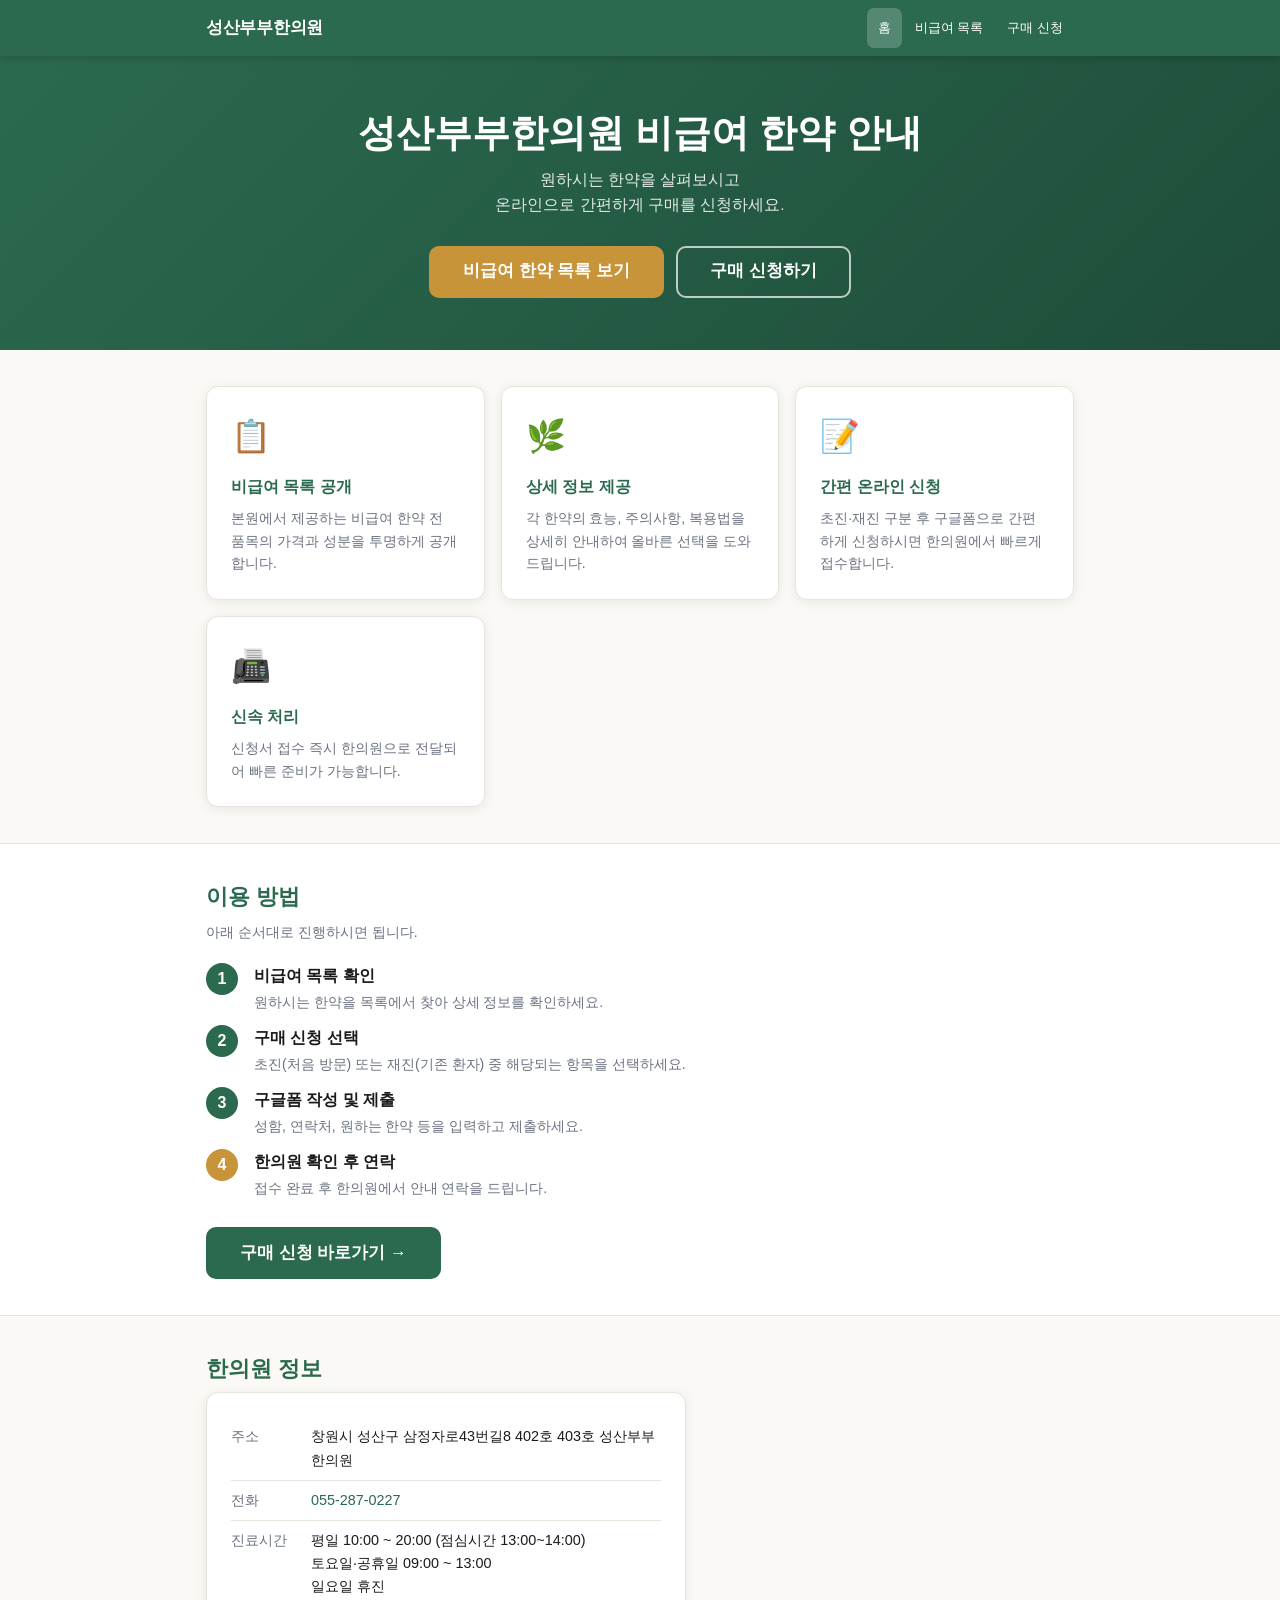
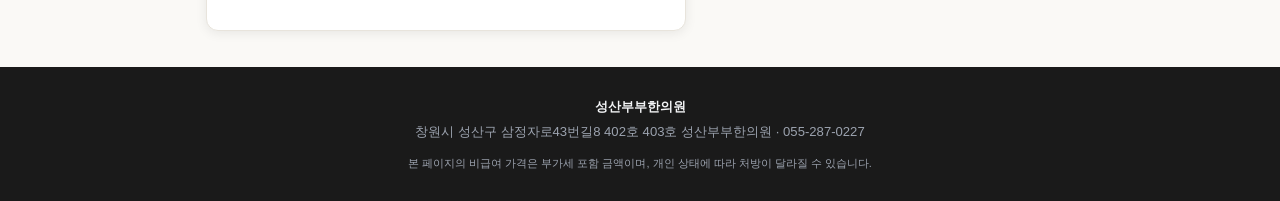
<file: index.html>
<!DOCTYPE html>
<html lang="ko">
<head>
  <meta charset="UTF-8">
  <meta name="viewport" content="width=device-width, initial-scale=1.0">
  <title>성산부부한의원 비급여 한약 비대면 처방</title>
  <meta name="description" content="성산부부한의원 비급여 한약 목록 및 비대면 처방 신청. 공진단·경옥고·다이어트 한약 등 다양한 비급여 한약을 투명하게 공개합니다.">
  <meta property="og:title" content="성산부부한의원 비급여 한약 비대면 처방">
  <meta property="og:description" content="비급여 한약 목록 및 가격 공개 · 초진·재진 온라인 신청 · 창원 성산구">
  <meta property="og:type" content="website">
  <meta property="og:url" content="https://youbearar-cmd.github.io/ssbubupage/">
  <meta property="og:locale" content="ko_KR">
  <link rel="stylesheet" href="style.css">
  <script src="data.js"></script>
</head>
<body>

<header class="site-header">
  <div class="container">
    <span class="logo" id="clinic-name-header">한의원</span>
    <nav>
      <a href="index.html" class="active">홈</a>
      <a href="medicines.html">비급여 목록</a>
      <a href="order.html">구매 신청</a>
    </nav>
  </div>
</header>

<!-- Hero -->
<section class="hero">
  <h1 id="clinic-name-hero">비급여 한약 안내</h1>
  <p>원하시는 한약을 살펴보시고<br>온라인으로 간편하게 구매를 신청하세요.</p>
  <div class="hero-actions">
    <a href="medicines.html" class="btn btn-gold btn-lg">비급여 한약 목록 보기</a>
    <a href="order.html" class="btn btn-outline btn-lg">구매 신청하기</a>
  </div>
</section>

<!-- 안내 섹션 -->
<section class="section">
  <div class="container">
    <div class="home-features-grid" style="display:grid; grid-template-columns: repeat(auto-fill, minmax(240px,1fr)); gap:16px;">

      <div class="card" style="padding:24px;">
        <div style="font-size:2rem; margin-bottom:12px;">📋</div>
        <h3 style="font-size:1rem; font-weight:700; margin-bottom:8px; color:var(--green);">비급여 목록 공개</h3>
        <p style="font-size:0.875rem; color:var(--muted);">본원에서 제공하는 비급여 한약 전 품목의 가격과 성분을 투명하게 공개합니다.</p>
      </div>

      <div class="card" style="padding:24px;">
        <div style="font-size:2rem; margin-bottom:12px;">🌿</div>
        <h3 style="font-size:1rem; font-weight:700; margin-bottom:8px; color:var(--green);">상세 정보 제공</h3>
        <p style="font-size:0.875rem; color:var(--muted);">각 한약의 효능, 주의사항, 복용법을 상세히 안내하여 올바른 선택을 도와드립니다.</p>
      </div>

      <div class="card" style="padding:24px;">
        <div style="font-size:2rem; margin-bottom:12px;">📝</div>
        <h3 style="font-size:1rem; font-weight:700; margin-bottom:8px; color:var(--green);">간편 온라인 신청</h3>
        <p style="font-size:0.875rem; color:var(--muted);">초진·재진 구분 후 구글폼으로 간편하게 신청하시면 한의원에서 빠르게 접수합니다.</p>
      </div>

      <div class="card" style="padding:24px;">
        <div style="font-size:2rem; margin-bottom:12px;">📠</div>
        <h3 style="font-size:1rem; font-weight:700; margin-bottom:8px; color:var(--green);">신속 처리</h3>
        <p style="font-size:0.875rem; color:var(--muted);">신청서 접수 즉시 한의원으로 전달되어 빠른 준비가 가능합니다.</p>
      </div>

    </div>
  </div>
</section>

<!-- 이용 방법 -->
<section class="section" style="background:var(--surface); border-top:1px solid var(--border); border-bottom:1px solid var(--border);">
  <div class="container">
    <h2 class="section-title">이용 방법</h2>
    <p class="section-subtitle">아래 순서대로 진행하시면 됩니다.</p>

    <div style="display:flex; flex-direction:column; gap:12px; max-width:560px;">
      <div style="display:flex; align-items:flex-start; gap:16px;">
        <div style="width:32px; height:32px; border-radius:50%; background:var(--green); color:#fff; display:flex; align-items:center; justify-content:center; font-weight:700; flex-shrink:0;">1</div>
        <div>
          <strong>비급여 목록 확인</strong>
          <p style="font-size:0.875rem; color:var(--muted); margin-top:2px;">원하시는 한약을 목록에서 찾아 상세 정보를 확인하세요.</p>
        </div>
      </div>
      <div style="display:flex; align-items:flex-start; gap:16px;">
        <div style="width:32px; height:32px; border-radius:50%; background:var(--green); color:#fff; display:flex; align-items:center; justify-content:center; font-weight:700; flex-shrink:0;">2</div>
        <div>
          <strong>구매 신청 선택</strong>
          <p style="font-size:0.875rem; color:var(--muted); margin-top:2px;">초진(처음 방문) 또는 재진(기존 환자) 중 해당되는 항목을 선택하세요.</p>
        </div>
      </div>
      <div style="display:flex; align-items:flex-start; gap:16px;">
        <div style="width:32px; height:32px; border-radius:50%; background:var(--green); color:#fff; display:flex; align-items:center; justify-content:center; font-weight:700; flex-shrink:0;">3</div>
        <div>
          <strong>구글폼 작성 및 제출</strong>
          <p style="font-size:0.875rem; color:var(--muted); margin-top:2px;">성함, 연락처, 원하는 한약 등을 입력하고 제출하세요.</p>
        </div>
      </div>
      <div style="display:flex; align-items:flex-start; gap:16px;">
        <div style="width:32px; height:32px; border-radius:50%; background:var(--gold); color:#fff; display:flex; align-items:center; justify-content:center; font-weight:700; flex-shrink:0;">4</div>
        <div>
          <strong>한의원 확인 후 연락</strong>
          <p style="font-size:0.875rem; color:var(--muted); margin-top:2px;">접수 완료 후 한의원에서 안내 연락을 드립니다.</p>
        </div>
      </div>
    </div>

    <div style="margin-top:28px;">
      <a href="order.html" class="btn btn-green btn-lg">구매 신청 바로가기 →</a>
    </div>
  </div>
</section>

<!-- 한의원 정보 -->
<section class="section">
  <div class="container">
    <h2 class="section-title">한의원 정보</h2>
    <div class="card" style="padding:24px; max-width:480px;">
      <table style="width:100%; border-collapse:collapse; font-size:0.9rem;">
        <tr>
          <td style="padding:8px 0; color:var(--muted); width:80px; vertical-align:top;">주소</td>
          <td id="info-address" style="padding:8px 0; font-weight:500;"></td>
        </tr>
        <tr style="border-top:1px solid var(--border);">
          <td style="padding:8px 0; color:var(--muted); vertical-align:top;">전화</td>
          <td style="padding:8px 0; font-weight:500;"><a id="info-phone" href="#" style="color:var(--green);"></a></td>
        </tr>
        <tr style="border-top:1px solid var(--border);">
          <td style="padding:8px 0; color:var(--muted); vertical-align:top;">진료시간</td>
          <td id="info-hours" style="padding:8px 0; font-weight:500; line-height:1.6;"></td>
        </tr>
      </table>
    </div>
  </div>
</section>

<footer class="site-footer">
  <div class="container">
    <strong id="footer-name"></strong><br>
    <span id="footer-address"></span> · <span id="footer-phone"></span><br>
    <small style="margin-top:8px; display:block;">본 페이지의 비급여 가격은 부가세 포함 금액이며, 개인 상태에 따라 처방이 달라질 수 있습니다.</small>
  </div>
</footer>

<script>
  document.getElementById('clinic-name-header').textContent = CLINIC_INFO.name;
  document.getElementById('clinic-name-hero').textContent = CLINIC_INFO.name + ' 비급여 한약 안내';
  document.getElementById('info-address').textContent = CLINIC_INFO.address;
  var phoneEl = document.getElementById('info-phone');
  phoneEl.textContent = CLINIC_INFO.phone;
  phoneEl.href = 'tel:' + CLINIC_INFO.phone.replace(/-/g,'');
  document.getElementById('info-hours').innerHTML = CLINIC_INFO.hours.replace(/\//g, '<br>');
  document.getElementById('footer-name').textContent = CLINIC_INFO.name;
  document.getElementById('footer-address').textContent = CLINIC_INFO.address;
  document.getElementById('footer-phone').textContent = CLINIC_INFO.phone;
</script>
</body>
</html>
</file>
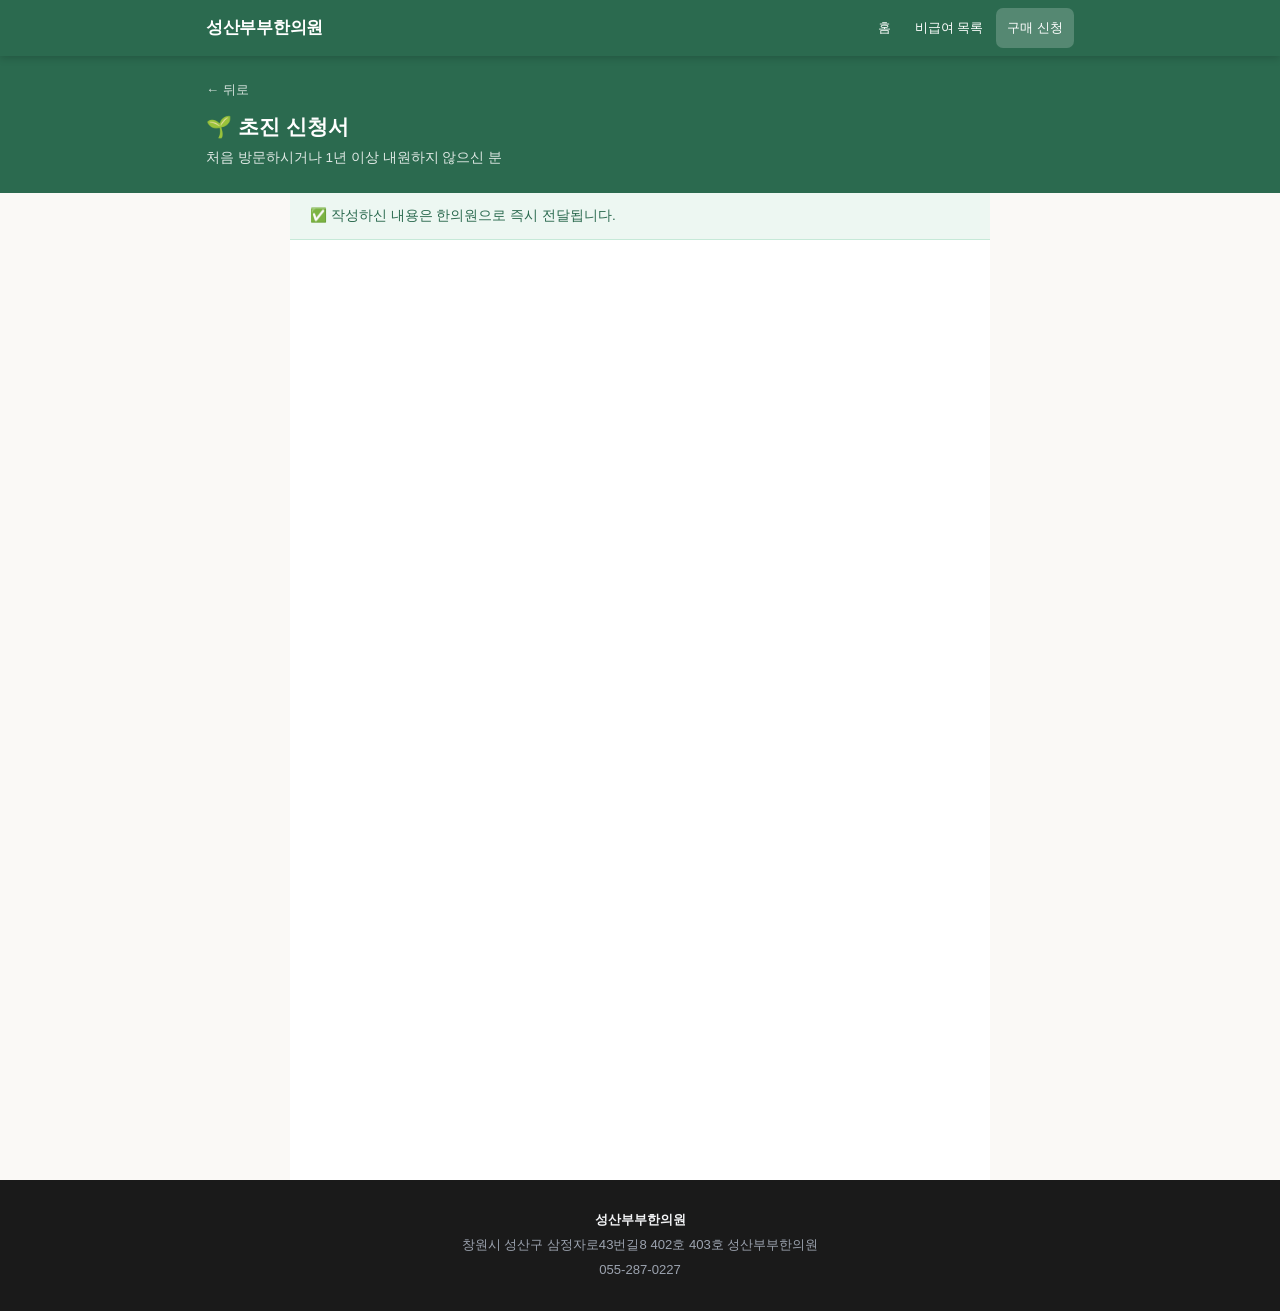
<file: form-first.html>
<!DOCTYPE html>
<html lang="ko">
<head>
  <meta charset="UTF-8">
  <meta name="viewport" content="width=device-width, initial-scale=1.0">
  <title>초진 신청 | 성산부부한의원 비대면 처방</title>
  <link rel="stylesheet" href="style.css">
  <script src="data.js"></script>
  <style>
    .form-wrap {
      background: #fff;
      max-width: 700px;
      margin: 0 auto;
      padding: 0 0 40px;
    }
    .form-info-bar {
      background: #EDF7F2;
      border-bottom: 1px solid #C6E9D8;
      padding: 12px 20px;
      font-size: 0.85rem;
      color: var(--green);
      display: flex;
      align-items: center;
      gap: 8px;
    }
    .google-form-iframe {
      width: 100%;
      min-height: 100vh;
      border: none;
      display: block;
    }
    /* 로딩 중 스피너 */
    .iframe-loader {
      display: flex;
      flex-direction: column;
      align-items: center;
      justify-content: center;
      padding: 60px 20px;
      gap: 16px;
      color: var(--muted);
      font-size: 0.9rem;
    }
    .loader-ring {
      width: 40px; height: 40px;
      border: 3px solid var(--border);
      border-top-color: var(--green);
      border-radius: 50%;
      animation: spin 0.8s linear infinite;
    }
    @keyframes spin { to { transform: rotate(360deg); } }
  </style>
</head>
<body>

<header class="site-header">
  <div class="container">
    <a href="index.html" class="logo" id="clinic-name-header">한의원</a>
    <nav>
      <a href="index.html">홈</a>
      <a href="medicines.html">비급여 목록</a>
      <a href="order.html" class="active">구매 신청</a>
    </nav>
  </div>
</header>

<div style="background:var(--green); color:#fff; padding:20px 16px 24px;">
  <div class="container">
    <a href="order.html" style="font-size:0.82rem; opacity:0.8; display:inline-flex; align-items:center; gap:4px; margin-bottom:10px;">
      ← 뒤로
    </a>
    <h1 style="font-size:1.3rem; font-weight:700; display:flex; align-items:center; gap:8px;">
      🌱 초진 신청서
    </h1>
    <p style="opacity:0.85; font-size:0.85rem; margin-top:4px;">
      처음 방문하시거나 1년 이상 내원하지 않으신 분
    </p>
  </div>
</div>

<div class="form-wrap">
  <div class="form-info-bar">
    ✅ 작성하신 내용은 한의원으로 즉시 전달됩니다.
  </div>

  <!-- 로딩 표시 -->
  <div class="iframe-loader" id="form-loader">
    <div class="loader-ring"></div>
    <span>신청서를 불러오는 중...</span>
  </div>

  <!-- 구글폼 iframe -->
  <iframe
    id="google-form"
    class="google-form-iframe"
    src="https://docs.google.com/forms/d/e/1FAIpQLSfx7T_l30UsE7ExLoOhvtIKqeB-SOCtExfgkXJMm-6rCdHKsg/viewform?embedded=true"
    style="display:none;"
    onload="formLoaded()"
    allow="camera; microphone">
  </iframe>
</div>

<footer class="site-footer">
  <div class="container">
    <strong id="footer-name"></strong><br>
    <span id="footer-address"></span><br>
    <a id="footer-phone-link" href="#" style="color:#9CA3AF;"></a>
  </div>
</footer>

<script>
  document.getElementById('clinic-name-header').textContent = CLINIC_INFO.name;
  document.getElementById('footer-name').textContent        = CLINIC_INFO.name;
  document.getElementById('footer-address').textContent     = CLINIC_INFO.address;
  var phoneLink = document.getElementById('footer-phone-link');
  phoneLink.textContent = CLINIC_INFO.phone;
  phoneLink.href = 'tel:' + CLINIC_INFO.phone.replace(/-/g, '');

  function formLoaded() {
    document.getElementById('form-loader').style.display = 'none';
    document.getElementById('google-form').style.display = 'block';
  }

  // 5초 후에도 안 뜨면 직접 링크 제공
  setTimeout(function() {
    var loader = document.getElementById('form-loader');
    if (loader.style.display !== 'none') {
      loader.innerHTML =
        '<p style="color:var(--muted); font-size:0.875rem; text-align:center; padding:0 20px;">' +
        '폼을 불러오는 데 시간이 걸립니다.<br>' +
        '<a href="' + CLINIC_INFO.formFirstVisit + '" target="_blank" ' +
        'style="color:var(--green); font-weight:700; text-decoration:underline;">' +
        '→ 새 탭에서 신청서 열기</a></p>';
    }
  }, 5000);
</script>

</body>
</html>
</file>
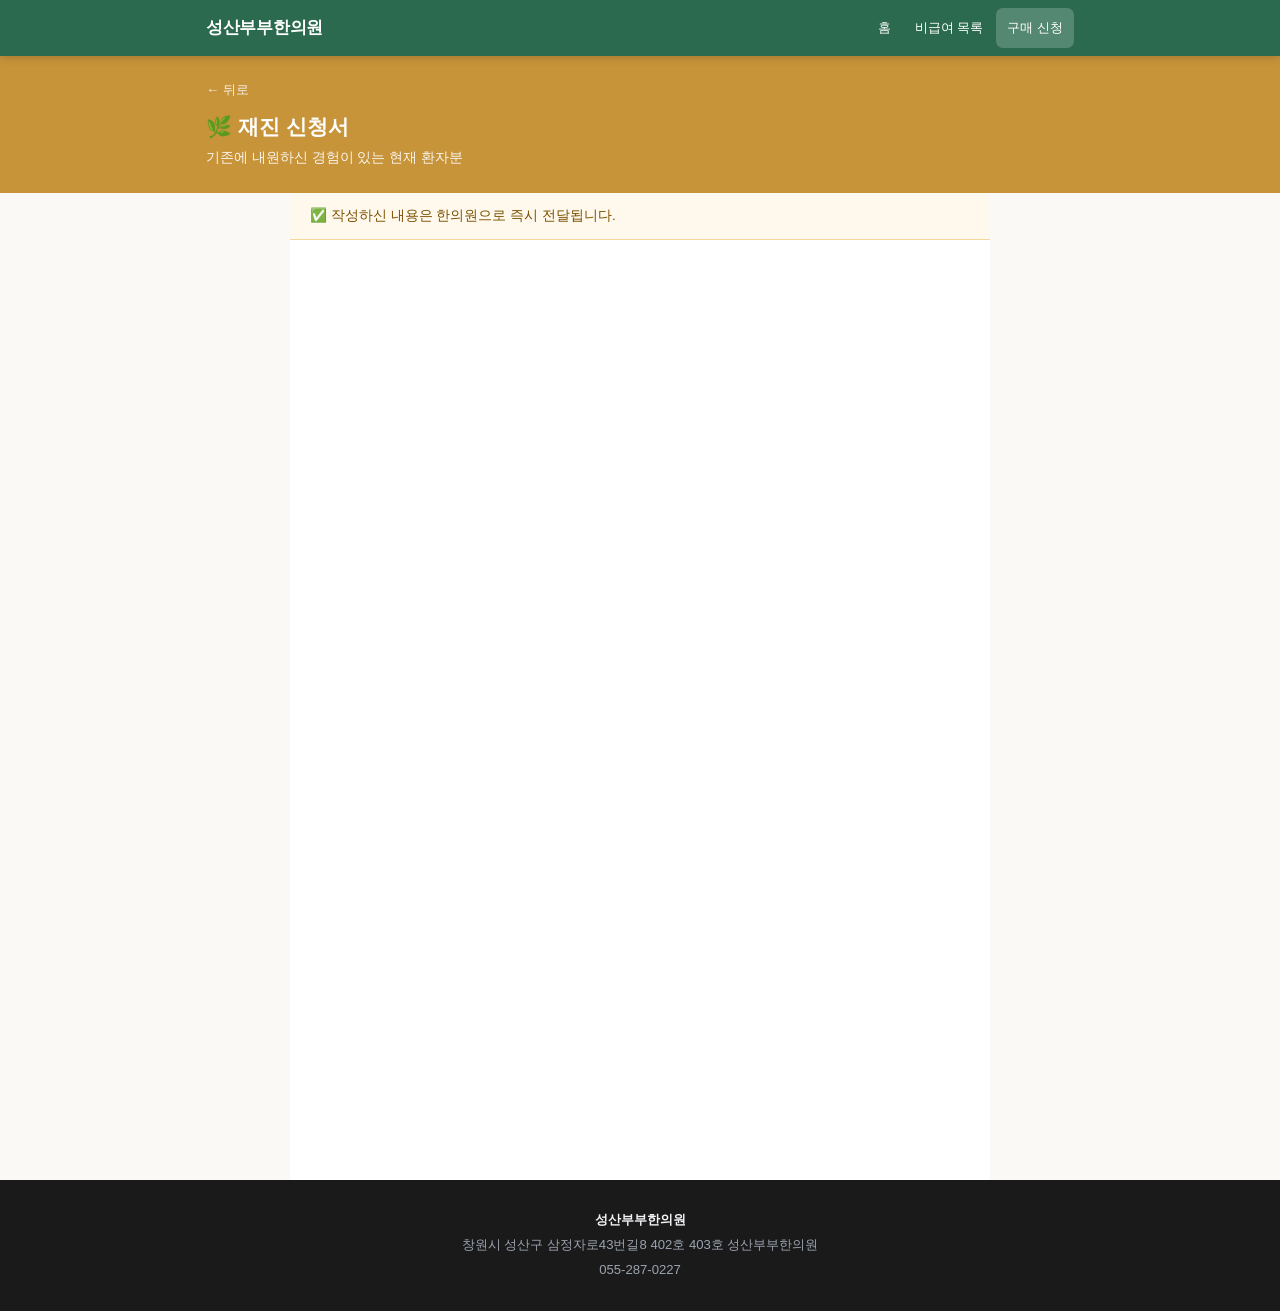
<file: form-revisit.html>
<!DOCTYPE html>
<html lang="ko">
<head>
  <meta charset="UTF-8">
  <meta name="viewport" content="width=device-width, initial-scale=1.0">
  <title>재진 신청 | 성산부부한의원 비대면 처방</title>
  <link rel="stylesheet" href="style.css">
  <script src="data.js"></script>
  <style>
    .form-wrap { background: #fff; max-width: 700px; margin: 0 auto; padding: 0 0 40px; }
    .form-info-bar {
      background: #FFF8EC;
      border-bottom: 1px solid #F6D99A;
      padding: 12px 20px;
      font-size: 0.85rem;
      color: #7A5200;
      display: flex; align-items: center; gap: 8px;
    }
    .google-form-iframe { width: 100%; min-height: 100vh; border: none; display: block; }
    .iframe-loader {
      display: flex; flex-direction: column; align-items: center;
      justify-content: center; padding: 60px 20px; gap: 16px;
      color: var(--muted); font-size: 0.9rem;
    }
    .loader-ring {
      width: 40px; height: 40px;
      border: 3px solid var(--border);
      border-top-color: var(--gold);
      border-radius: 50%;
      animation: spin 0.8s linear infinite;
    }
    @keyframes spin { to { transform: rotate(360deg); } }
  </style>
</head>
<body>

<header class="site-header">
  <div class="container">
    <a href="index.html" class="logo" id="clinic-name-header">한의원</a>
    <nav>
      <a href="index.html">홈</a>
      <a href="medicines.html">비급여 목록</a>
      <a href="order.html" class="active">구매 신청</a>
    </nav>
  </div>
</header>

<div style="background:var(--gold); color:#fff; padding:20px 16px 24px;">
  <div class="container">
    <a href="order.html" style="font-size:0.82rem; opacity:0.85; display:inline-flex; align-items:center; gap:4px; margin-bottom:10px;">
      ← 뒤로
    </a>
    <h1 style="font-size:1.3rem; font-weight:700; display:flex; align-items:center; gap:8px;">
      🌿 재진 신청서
    </h1>
    <p style="opacity:0.9; font-size:0.85rem; margin-top:4px;">
      기존에 내원하신 경험이 있는 현재 환자분
    </p>
  </div>
</div>

<div class="form-wrap">
  <div class="form-info-bar">
    ✅ 작성하신 내용은 한의원으로 즉시 전달됩니다.
  </div>

  <div class="iframe-loader" id="form-loader">
    <div class="loader-ring"></div>
    <span>신청서를 불러오는 중...</span>
  </div>

  <iframe
    id="google-form"
    class="google-form-iframe"
    src="https://docs.google.com/forms/d/e/1FAIpQLScA7A6JgpweIRD2SUmaGNpp6Om0T3KuMbh4Jk7fALBL04o-8Q/viewform?embedded=true"
    style="display:none;"
    onload="formLoaded()"
    allow="camera; microphone">
  </iframe>
</div>

<footer class="site-footer">
  <div class="container">
    <strong id="footer-name"></strong><br>
    <span id="footer-address"></span><br>
    <a id="footer-phone-link" href="#" style="color:#9CA3AF;"></a>
  </div>
</footer>

<script>
  document.getElementById('clinic-name-header').textContent = CLINIC_INFO.name;
  document.getElementById('footer-name').textContent        = CLINIC_INFO.name;
  document.getElementById('footer-address').textContent     = CLINIC_INFO.address;
  var phoneLink = document.getElementById('footer-phone-link');
  phoneLink.textContent = CLINIC_INFO.phone;
  phoneLink.href = 'tel:' + CLINIC_INFO.phone.replace(/-/g, '');

  function formLoaded() {
    document.getElementById('form-loader').style.display = 'none';
    document.getElementById('google-form').style.display = 'block';
  }

  setTimeout(function() {
    var loader = document.getElementById('form-loader');
    if (loader.style.display !== 'none') {
      loader.innerHTML =
        '<p style="color:var(--muted); font-size:0.875rem; text-align:center; padding:0 20px;">' +
        '폼을 불러오는 데 시간이 걸립니다.<br>' +
        '<a href="' + CLINIC_INFO.formRevisit + '" target="_blank" ' +
        'style="color:var(--gold); font-weight:700; text-decoration:underline;">' +
        '→ 새 탭에서 신청서 열기</a></p>';
    }
  }, 5000);
</script>

</body>
</html>
</file>
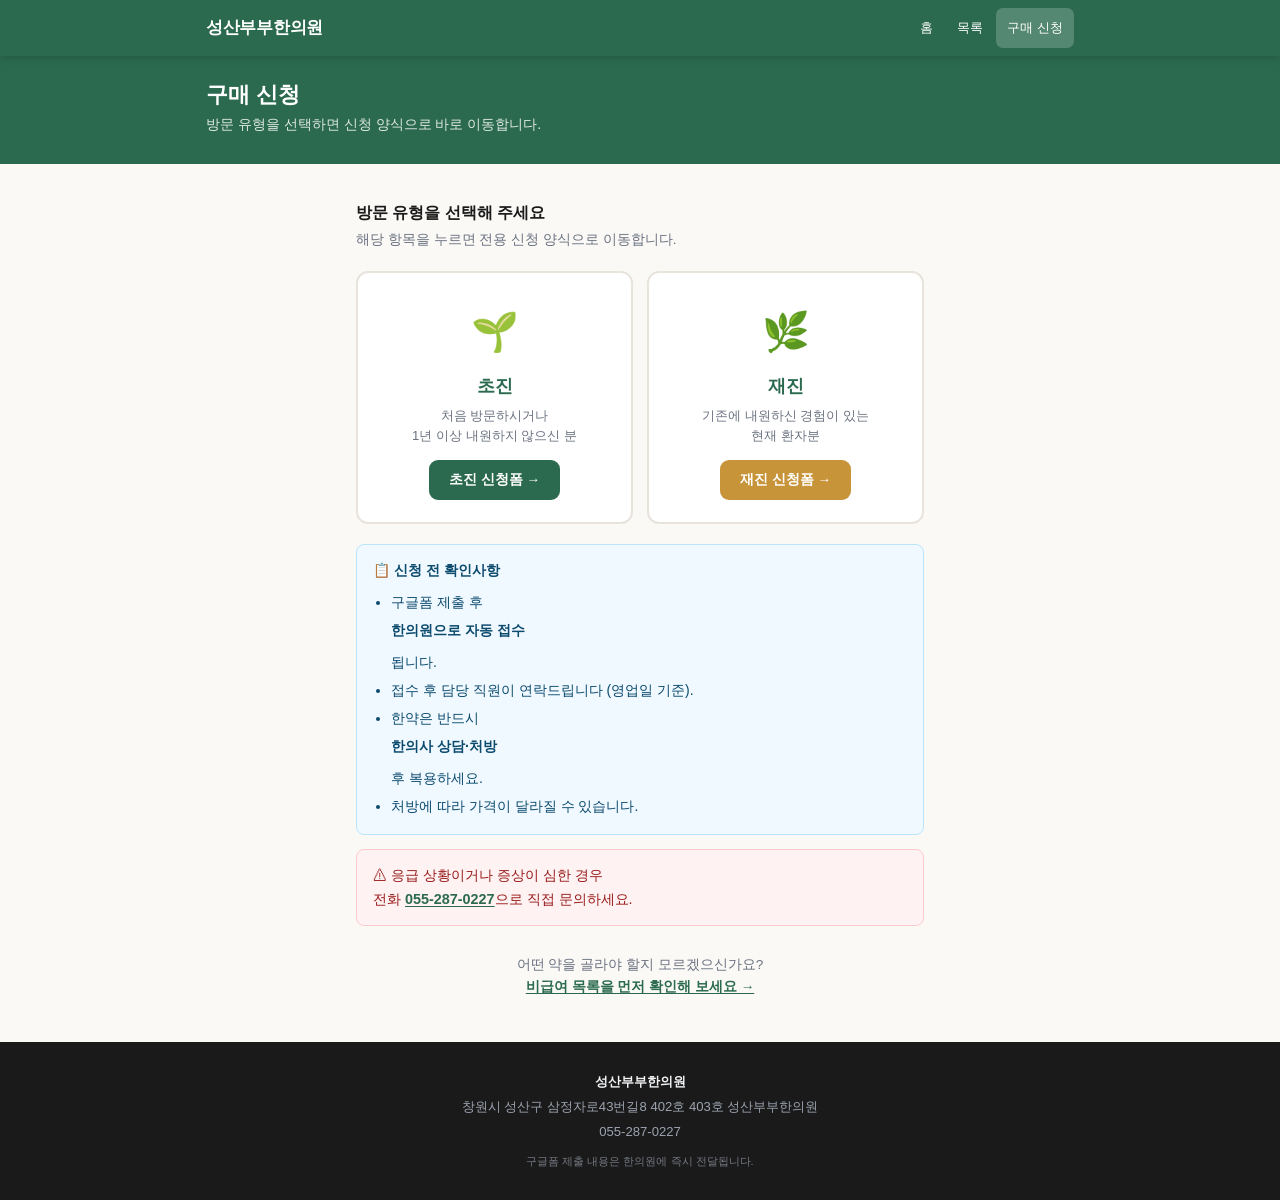
<file: order.html>
<!DOCTYPE html>
<html lang="ko">
<head>
  <meta charset="UTF-8">
  <meta name="viewport" content="width=device-width, initial-scale=1.0">
  <title>비대면 처방 신청 | 성산부부한의원</title>
  <link rel="stylesheet" href="style.css">
  <script src="data.js"></script>
  <style>
    /* 탭 피드백: 카드 전체가 버튼처럼 느껴지도록 */
    .visit-card:active { background: #D1F0E3; border-color: var(--green); }

    /* 모바일에서 visit 카드 내부 버튼 숨기기 (카드 자체가 클릭 영역) */
    @media (max-width: 640px) {
      .visit-card-btn { display: none; }
      .visit-card { padding: 28px 12px 24px; }
    }

    /* 전화 링크 */
    .tel-link {
      color: var(--green);
      font-weight: 700;
      text-decoration: underline;
      text-underline-offset: 2px;
    }
  </style>
</head>
<body>

<header class="site-header">
  <div class="container">
    <a href="index.html" class="logo" id="clinic-name-header">한의원</a>
    <nav>
      <a href="index.html">홈</a>
      <a href="medicines.html">목록</a>
      <a href="order.html" class="active">구매 신청</a>
    </nav>
  </div>
</header>

<div style="background:var(--green); color:#fff; padding:24px 16px 28px;">
  <div class="container">
    <h1 style="font-size:1.4rem; font-weight:700; line-height:1.3;">구매 신청</h1>
    <p style="opacity:0.85; font-size:0.875rem; margin-top:4px;">
      방문 유형을 선택하면 신청 양식으로 바로 이동합니다.
    </p>
  </div>
</div>

<section class="section">
  <div class="container" style="max-width:600px; margin:0 auto;">

    <!-- 선택한 약재 표시 (상세 페이지에서 넘어온 경우) -->
    <div id="medicine-notice" style="display:none;" class="notice-box">
      <strong>📌 선택하신 약재</strong>
      <span id="medicine-name-display"></span>
    </div>

    <!-- 초진 / 재진 선택 -->
    <h2 style="font-size:1rem; font-weight:700; margin-bottom:4px; color:var(--text);">
      방문 유형을 선택해 주세요
    </h2>
    <p style="font-size:0.85rem; color:var(--muted); margin-bottom:14px;">
      해당 항목을 누르면 전용 신청 양식으로 이동합니다.
    </p>

    <div class="visit-cards">
      <!-- 초진 -->
      <div class="visit-card" role="button" tabindex="0"
           onclick="goToForm('first')"
           onkeydown="if(event.key==='Enter'||event.key===' ')goToForm('first')">
        <div class="visit-icon">🌱</div>
        <h3>초진</h3>
        <p>처음 방문하시거나<br>1년 이상 내원하지 않으신 분</p>
        <div class="visit-card-btn" style="margin-top:14px;">
          <span class="btn btn-green" style="pointer-events:none; min-height:40px; padding:0 18px; font-size:0.85rem;">
            초진 신청폼 →
          </span>
        </div>
      </div>

      <!-- 재진 -->
      <div class="visit-card" role="button" tabindex="0"
           onclick="goToForm('revisit')"
           onkeydown="if(event.key==='Enter'||event.key===' ')goToForm('revisit')">
        <div class="visit-icon">🌿</div>
        <h3>재진</h3>
        <p>기존에 내원하신 경험이 있는<br>현재 환자분</p>
        <div class="visit-card-btn" style="margin-top:14px;">
          <span class="btn btn-gold" style="pointer-events:none; min-height:40px; padding:0 18px; font-size:0.85rem;">
            재진 신청폼 →
          </span>
        </div>
      </div>
    </div>

    <!-- 안내 박스 -->
    <div class="notice-box">
      <strong>📋 신청 전 확인사항</strong>
      <ul style="margin-top:6px; padding-left:18px; line-height:2.0;">
        <li>구글폼 제출 후 <strong>한의원으로 자동 접수</strong>됩니다.</li>
        <li>접수 후 담당 직원이 연락드립니다 (영업일 기준).</li>
        <li>한약은 반드시 <strong>한의사 상담·처방</strong> 후 복용하세요.</li>
        <li>처방에 따라 가격이 달라질 수 있습니다.</li>
      </ul>
    </div>

    <div class="danger-box" style="margin-top:10px;">
      ⚠ 응급 상황이거나 증상이 심한 경우<br>
      전화 <a class="tel-link" id="phone-link" href="#">000-0000-0000</a>으로 직접 문의하세요.
    </div>

    <div style="text-align:center; margin-top:28px; padding-bottom:8px; color:var(--muted); font-size:0.85rem;">
      어떤 약을 골라야 할지 모르겠으신가요?<br>
      <a href="medicines.html" style="color:var(--green); font-weight:700; text-decoration:underline; text-underline-offset:2px;">
        비급여 목록을 먼저 확인해 보세요 →
      </a>
    </div>

  </div>
</section>

<footer class="site-footer">
  <div class="container">
    <strong id="footer-name"></strong><br>
    <span id="footer-address"></span><br>
    <span id="footer-phone"></span><br>
    <small style="margin-top:6px; display:block; opacity:0.7;">구글폼 제출 내용은 한의원에 즉시 전달됩니다.</small>
  </div>
</footer>

<script>
  document.getElementById('clinic-name-header').textContent = CLINIC_INFO.name;
  document.getElementById('footer-name').textContent        = CLINIC_INFO.name;
  document.getElementById('footer-address').textContent     = CLINIC_INFO.address;
  document.getElementById('footer-phone').textContent       = CLINIC_INFO.phone;

  var phoneLink = document.getElementById('phone-link');
  phoneLink.textContent = CLINIC_INFO.phone;
  phoneLink.href = 'tel:' + CLINIC_INFO.phone.replace(/-/g, '');

  // 상세 페이지에서 넘어온 약재명 표시
  var params   = new URLSearchParams(location.search);
  var medicine = params.get('medicine');
  if (medicine) {
    document.getElementById('medicine-notice').style.display = 'block';
    document.getElementById('medicine-name-display').textContent = ' ' + decodeURIComponent(medicine);
  }

  function goToForm(type) {
    var url = type === 'first' ? CLINIC_INFO.formFirstVisit : CLINIC_INFO.formRevisit;
    if (!url || url.includes('FORM_ID')) {
      alert('구글폼 URL이 아직 설정되지 않았습니다.\n관리자 페이지에서 구글폼 URL을 입력해 주세요.');
      return;
    }
    window.location.href = url;
  }
</script>
</body>
</html>
</file>
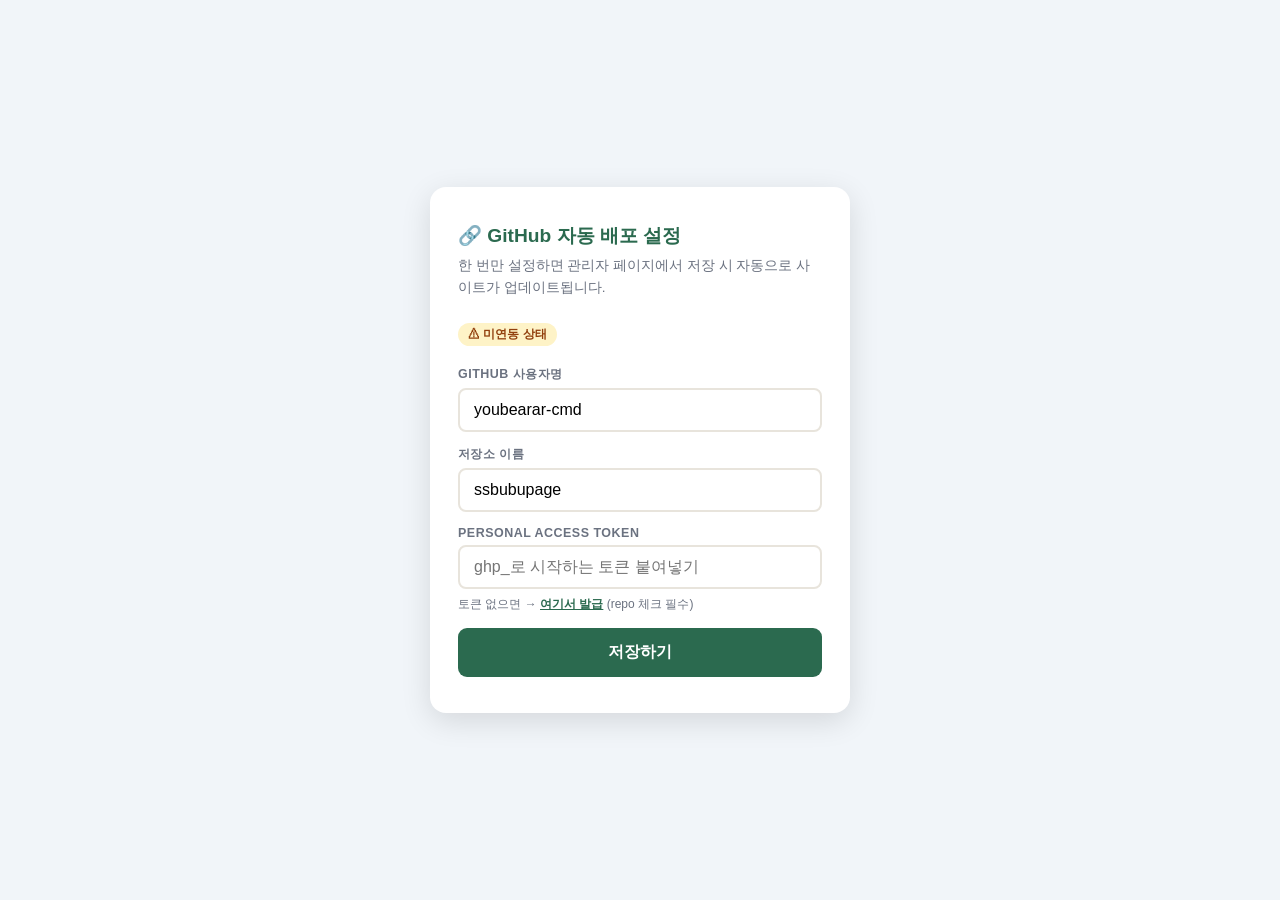
<file: setup.html>
<!DOCTYPE html>
<html lang="ko">
<head>
  <meta charset="UTF-8">
  <meta name="viewport" content="width=device-width, initial-scale=1.0">
  <title>GitHub 연동 설정</title>
  <style>
    * { box-sizing: border-box; margin: 0; padding: 0; }
    body {
      font-family: 'Apple SD Gothic Neo', 'Malgun Gothic', sans-serif;
      background: #F1F5F9;
      min-height: 100vh;
      display: flex;
      align-items: center;
      justify-content: center;
      padding: 20px;
    }
    .card {
      background: #fff;
      border-radius: 16px;
      padding: 36px 28px;
      width: 100%;
      max-width: 420px;
      box-shadow: 0 8px 30px rgba(0,0,0,0.12);
    }
    h1 { font-size: 1.2rem; font-weight: 700; color: #2B6A4F; margin-bottom: 6px; }
    p  { font-size: 0.85rem; color: #6B7280; margin-bottom: 24px; line-height: 1.6; }
    label { display: block; font-size: 0.78rem; font-weight: 700; color: #6B7280; margin-bottom: 5px; text-transform: uppercase; letter-spacing: 0.04em; }
    input {
      width: 100%;
      padding: 11px 14px;
      border: 2px solid #E8E4DC;
      border-radius: 8px;
      font-size: 16px;
      font-family: inherit;
      outline: none;
      margin-bottom: 14px;
      transition: border-color 0.15s;
    }
    input:focus { border-color: #2B6A4F; }
    button {
      width: 100%;
      padding: 14px;
      background: #2B6A4F;
      color: #fff;
      border: none;
      border-radius: 9px;
      font-size: 1rem;
      font-weight: 700;
      cursor: pointer;
      transition: background 0.15s;
    }
    button:hover { background: #3D8B68; }
    .success {
      background: #EDF7F2;
      border: 1px solid #6EE7B7;
      border-radius: 8px;
      padding: 14px;
      color: #065F46;
      font-size: 0.875rem;
      margin-top: 16px;
      display: none;
      text-align: center;
    }
    .error {
      background: #FEF2F2;
      border: 1px solid #FECACA;
      border-radius: 8px;
      padding: 14px;
      color: #991B1B;
      font-size: 0.875rem;
      margin-top: 16px;
      display: none;
    }
    .hint { font-size: 0.75rem; color: #6B7280; margin-top: -8px; margin-bottom: 14px; }
    .hint a { color: #2B6A4F; font-weight: 700; }
    .status-badge {
      display: inline-block;
      padding: 3px 10px;
      border-radius: 99px;
      font-size: 0.75rem;
      font-weight: 700;
      margin-bottom: 20px;
    }
    .connected    { background: #EDF7F2; color: #2B6A4F; }
    .disconnected { background: #FEF3C7; color: #92400E; }
  </style>
</head>
<body>
<div class="card">
  <h1>🔗 GitHub 자동 배포 설정</h1>
  <p>한 번만 설정하면 관리자 페이지에서 저장 시 자동으로 사이트가 업데이트됩니다.</p>

  <div id="current-status"></div>

  <div>
    <label>GitHub 사용자명</label>
    <input type="text" id="owner" value="youbearar-cmd">

    <label>저장소 이름</label>
    <input type="text" id="repo" value="ssbubupage">

    <label>Personal Access Token</label>
    <input type="password" id="token" placeholder="ghp_로 시작하는 토큰 붙여넣기">
    <p class="hint">
      토큰 없으면 →
      <a href="https://github.com/settings/tokens/new?scopes=repo&description=hanui" target="_blank">여기서 발급</a>
      (repo 체크 필수)
    </p>

    <button onclick="save()">저장하기</button>
  </div>

  <div class="success" id="success">
    ✅ 연동 완료!<br>
    <a href="admin.html" style="color:#2B6A4F; font-weight:700; display:block; margin-top:8px;">
      → 관리자 페이지로 이동
    </a>
  </div>
  <div class="error" id="error"></div>
</div>

<script>
  // 현재 연동 상태 표시
  var saved = localStorage.getItem('gh_token');
  var statusEl = document.getElementById('current-status');
  if (saved) {
    var owner = localStorage.getItem('gh_owner') || '';
    statusEl.innerHTML = '<span class="status-badge connected">✅ 현재 연동됨: ' + owner + '</span>';
  } else {
    statusEl.innerHTML = '<span class="status-badge disconnected">⚠ 미연동 상태</span>';
  }

  function save() {
    var token = document.getElementById('token').value.trim();
    var owner = document.getElementById('owner').value.trim();
    var repo  = document.getElementById('repo').value.trim();
    var errEl = document.getElementById('error');
    var okEl  = document.getElementById('success');
    errEl.style.display = 'none';
    okEl.style.display  = 'none';

    if (!token) { errEl.textContent = '토큰을 입력해 주세요.'; errEl.style.display = 'block'; return; }

    // 토큰 유효성 확인
    fetch('https://api.github.com/repos/' + owner + '/' + encodeURIComponent(repo), {
      headers: { Authorization: 'token ' + token }
    })
    .then(function(r) {
      if (r.ok) {
        localStorage.setItem('gh_token', token);
        localStorage.setItem('gh_owner', owner);
        localStorage.setItem('gh_repo',  repo);
        okEl.style.display = 'block';
        statusEl.innerHTML = '<span class="status-badge connected">✅ 연동됨: ' + owner + '</span>';
      } else if (r.status === 401) {
        errEl.textContent = '토큰이 올바르지 않습니다. 다시 확인해 주세요.';
        errEl.style.display = 'block';
      } else if (r.status === 404) {
        errEl.textContent = '저장소를 찾을 수 없습니다. 이름을 확인해 주세요.';
        errEl.style.display = 'block';
      } else {
        errEl.textContent = '오류가 발생했습니다 (HTTP ' + r.status + ')';
        errEl.style.display = 'block';
      }
    })
    .catch(function() {
      errEl.textContent = '네트워크 오류. 인터넷 연결을 확인해 주세요.';
      errEl.style.display = 'block';
    });
  }
</script>
</body>
</html>
</file>
<file: style.css>
/* ============================================================
   전체 공통 스타일
   ============================================================ */
:root {
  --green:        #2B6A4F;
  --green-light:  #3D8B68;
  --gold:         #C8943A;
  --bg:           #FAF9F6;
  --surface:      #FFFFFF;
  --border:       #E8E4DC;
  --text:         #1A1A1A;
  --muted:        #6B7280;
  --danger:       #DC2626;
  --radius:       12px;
  --shadow:       0 2px 12px rgba(0,0,0,0.08);
  --header-h:     56px;
  --mobile-cta-h: 72px;   /* 모바일 하단 구매 바 높이 */
}

*, *::before, *::after { box-sizing: border-box; margin: 0; padding: 0; }
html { scroll-behavior: smooth; -webkit-text-size-adjust: 100%; }

body {
  font-family: 'Apple SD Gothic Neo', 'Noto Sans KR', 'Malgun Gothic', sans-serif;
  background: var(--bg);
  color: var(--text);
  line-height: 1.6;
  min-height: 100vh;
  /* iOS 관성 스크롤 */
  -webkit-overflow-scrolling: touch;
}

/* iOS에서 input 폰트 16px 미만이면 자동 줌 — 방지 */
input, select, textarea { font-size: 16px; }

a { color: inherit; text-decoration: none; }
img { max-width: 100%; display: block; }
button { cursor: pointer; font-family: inherit; }

/* ── Layout ── */
.container {
  max-width: 900px;
  margin: 0 auto;
  padding: 0 16px;
}

/* ════════════════════════════════════
   Header
════════════════════════════════════ */
.site-header {
  background: var(--green);
  color: #fff;
  height: var(--header-h);
  position: sticky;
  top: 0;
  z-index: 100;
  box-shadow: 0 2px 8px rgba(0,0,0,0.18);
}
.site-header .container {
  height: 100%;
  display: flex;
  align-items: center;
  justify-content: space-between;
  gap: 8px;
}
.site-header .logo {
  font-size: 1.05rem;
  font-weight: 700;
  letter-spacing: -0.3px;
  white-space: nowrap;
  flex-shrink: 0;
}
.site-header nav {
  display: flex;
  gap: 2px;
  /* 아이템이 많을 때 overflow 방지 */
  overflow: hidden;
}
.site-header nav a {
  padding: 8px 11px;
  border-radius: 7px;
  font-size: 0.84rem;
  font-weight: 500;
  white-space: nowrap;
  /* 최소 터치 타겟 44px */
  min-height: 40px;
  display: flex;
  align-items: center;
  transition: background 0.15s;
  -webkit-tap-highlight-color: transparent;
}
.site-header nav a:hover,
.site-header nav a.active { background: rgba(255,255,255,0.2); }
/* 터치 시 즉각적인 피드백 */
.site-header nav a:active { background: rgba(255,255,255,0.3); }

/* ════════════════════════════════════
   Hero
════════════════════════════════════ */
.hero {
  background: linear-gradient(135deg, var(--green) 0%, #1e4d39 100%);
  color: #fff;
  padding: 52px 20px;
  text-align: center;
}
.hero h1 { font-size: clamp(1.5rem, 5vw, 2.4rem); font-weight: 700; margin-bottom: 10px; line-height: 1.3; }
.hero p  { font-size: 0.97rem; opacity: 0.88; max-width: 440px; margin: 0 auto 28px; }
.hero-actions { display: flex; gap: 12px; justify-content: center; flex-wrap: wrap; }

/* ════════════════════════════════════
   Buttons — 최소 터치 타겟 44px 보장
════════════════════════════════════ */
.btn {
  display: inline-flex;
  align-items: center;
  justify-content: center;
  gap: 6px;
  padding: 0 22px;
  min-height: 48px;
  border-radius: 9px;
  font-size: 0.95rem;
  font-weight: 600;
  border: 2px solid transparent;
  transition: all 0.15s;
  -webkit-tap-highlight-color: transparent;
  white-space: nowrap;
}
.btn:active { opacity: 0.82; transform: scale(0.98); }

.btn-primary  { background: var(--gold);  color: #fff; }
.btn-primary:hover { background: #b07e2e; }

.btn-outline  { background: transparent; border-color: rgba(255,255,255,0.7); color: #fff; }
.btn-outline:hover { background: rgba(255,255,255,0.12); }

.btn-green    { background: var(--green); color: #fff; border-color: var(--green); }
.btn-green:hover { background: var(--green-light); }

.btn-gold     { background: var(--gold);  color: #fff; }
.btn-gold:hover { background: #b07e2e; }

.btn-lg  { padding: 0 32px; min-height: 52px; font-size: 1.05rem; border-radius: 10px; }
.btn-full { width: 100%; }

/* ════════════════════════════════════
   Cards
════════════════════════════════════ */
.card {
  background: var(--surface);
  border: 1px solid var(--border);
  border-radius: var(--radius);
  overflow: hidden;
  box-shadow: var(--shadow);
  transition: transform 0.15s, box-shadow 0.15s;
}
/* 모바일에서 hover 효과 제거(터치 기기) */
@media (hover: hover) {
  .card:hover { transform: translateY(-2px); box-shadow: 0 6px 20px rgba(0,0,0,0.12); }
}
.card:active { transform: scale(0.99); }

/* ════════════════════════════════════
   Medicine Grid & Cards
════════════════════════════════════ */
.medicine-grid {
  display: grid;
  grid-template-columns: repeat(auto-fill, minmax(280px, 1fr));
  gap: 14px;
  padding: 20px 0;
}

.medicine-card { display: flex; flex-direction: column; }
.medicine-card-body {
  padding: 18px;
  flex: 1;
  display: flex;
  flex-direction: column;
}
.medicine-card-header {
  display: flex;
  align-items: flex-start;
  justify-content: space-between;
  gap: 8px;
  margin-bottom: 8px;
}
.medicine-card h3 { font-size: 1.1rem; font-weight: 700; color: var(--green); }
.medicine-card .summary {
  font-size: 0.875rem;
  color: var(--muted);
  flex: 1;
  margin-bottom: 12px;
  /* 2줄 이상이면 말줄임 */
  display: -webkit-box;
  -webkit-line-clamp: 2;
  -webkit-box-orient: vertical;
  overflow: hidden;
}
.medicine-card-footer {
  display: flex;
  align-items: center;
  justify-content: space-between;
  padding-top: 12px;
  border-top: 1px solid var(--border);
  min-height: 44px;
}
.price      { font-size: 1rem;   font-weight: 700; color: var(--green); }
.price-unit { font-size: 0.75rem; color: var(--muted); font-weight: 400; }

/* ════════════════════════════════════
   Tags & Badges
════════════════════════════════════ */
.tags { display: flex; flex-wrap: wrap; gap: 5px; margin-bottom: 10px; }
.tag {
  background: #EDF7F2;
  color: var(--green);
  font-size: 0.72rem;
  font-weight: 600;
  padding: 3px 9px;
  border-radius: 99px;
}
.category-badge {
  background: var(--gold);
  color: #fff;
  font-size: 0.72rem;
  font-weight: 700;
  padding: 3px 9px;
  border-radius: 99px;
  white-space: nowrap;
}

/* ════════════════════════════════════
   Filter Bar — 가로 스크롤 (세로 공간 절약)
════════════════════════════════════ */
.filter-bar {
  display: flex;
  gap: 8px;
  padding: 16px 0 8px;
  overflow-x: auto;
  -webkit-overflow-scrolling: touch;
  scrollbar-width: none;       /* Firefox */
  -ms-overflow-style: none;    /* IE */
}
.filter-bar::-webkit-scrollbar { display: none; }
/* 끝단 여백 트릭 */
.filter-bar::after { content: ''; display: block; min-width: 1px; }

.filter-btn {
  padding: 0 18px;
  min-height: 38px;
  border-radius: 99px;
  border: 1.5px solid var(--border);
  background: var(--surface);
  font-size: 0.875rem;
  font-weight: 500;
  color: var(--muted);
  transition: all 0.15s;
  white-space: nowrap;
  flex-shrink: 0;
  -webkit-tap-highlight-color: transparent;
}
.filter-btn:active { transform: scale(0.97); }
.filter-btn.active { background: var(--green); border-color: var(--green); color: #fff; }

/* ════════════════════════════════════
   Section
════════════════════════════════════ */
.section { padding: 36px 0; }
.section-title   { font-size: 1.35rem; font-weight: 700; margin-bottom: 6px; color: var(--green); }
.section-subtitle { font-size: 0.875rem; color: var(--muted); margin-bottom: 20px; }

/* ════════════════════════════════════
   Detail Page
════════════════════════════════════ */
.detail-hero {
  background: linear-gradient(135deg, var(--green) 0%, #1e4d39 100%);
  color: #fff;
  padding: 28px 16px 32px;
}
.detail-hero .back-link {
  display: inline-flex;
  align-items: center;
  gap: 6px;
  font-size: 0.85rem;
  opacity: 0.8;
  margin-bottom: 14px;
  min-height: 36px;
}
.detail-hero .back-link:hover { opacity: 1; }
.detail-hero h1 { font-size: clamp(1.45rem, 4vw, 2rem); font-weight: 700; margin-bottom: 8px; line-height: 1.3; }
.detail-hero .summary { opacity: 0.88; max-width: 560px; font-size: 0.95rem; }

.detail-body { padding: 24px 0; }
.detail-section { margin-bottom: 26px; }
.detail-section h3 {
  font-size: 0.75rem;
  font-weight: 700;
  color: var(--muted);
  text-transform: uppercase;
  letter-spacing: 0.06em;
  margin-bottom: 10px;
  padding-bottom: 6px;
  border-bottom: 1px solid var(--border);
}
.detail-section p { color: var(--text); font-size: 0.95rem; white-space: pre-line; line-height: 1.75; }

.effects-list {
  display: grid;
  grid-template-columns: repeat(auto-fill, minmax(150px, 1fr));
  gap: 8px;
}
.effect-item {
  background: #EDF7F2;
  border-radius: 8px;
  padding: 9px 12px;
  font-size: 0.875rem;
  color: var(--green);
  font-weight: 600;
}

.info-box {
  background: #FFF8EC;
  border: 1px solid #F6D99A;
  border-radius: 8px;
  padding: 14px 16px;
  font-size: 0.9rem;
  color: #7A5200;
  line-height: 1.65;
}
.danger-box {
  background: #FEF2F2;
  border: 1px solid #FECACA;
  border-radius: 8px;
  padding: 14px 16px;
  font-size: 0.9rem;
  color: #991B1B;
  line-height: 1.65;
}

/* 데스크톱 사이드바 가격 카드 */
.price-card {
  background: var(--surface);
  border: 2px solid var(--green);
  border-radius: var(--radius);
  padding: 20px;
  text-align: center;
  margin-bottom: 14px;
}
.price-card .price-label  { font-size: 0.8rem; color: var(--muted); margin-bottom: 4px; }
.price-card .price-amount { font-size: 2rem; font-weight: 800; color: var(--green); }
.price-card .price-per    { font-size: 0.8rem; color: var(--muted); margin-top: 2px; }

/* 모바일 하단 고정 구매 바 */
.mobile-cta-bar {
  display: none;
  position: fixed;
  bottom: 0; left: 0; right: 0;
  height: var(--mobile-cta-h);
  background: #fff;
  border-top: 1px solid var(--border);
  box-shadow: 0 -4px 16px rgba(0,0,0,0.1);
  z-index: 90;
  padding: 10px 16px;
  align-items: center;
  gap: 14px;
}
.mobile-cta-bar .cta-price {
  display: flex;
  flex-direction: column;
  line-height: 1.2;
}
.mobile-cta-bar .cta-price-label { font-size: 0.7rem; color: var(--muted); }
.mobile-cta-bar .cta-price-amount { font-size: 1.2rem; font-weight: 800; color: var(--green); }
.mobile-cta-bar .cta-price-unit  { font-size: 0.7rem; color: var(--muted); }

/* ════════════════════════════════════
   Order Page — Visit Cards
════════════════════════════════════ */
.visit-cards {
  display: grid;
  grid-template-columns: 1fr 1fr;
  gap: 14px;
  margin: 20px 0;
}
.visit-card {
  border: 2px solid var(--border);
  border-radius: var(--radius);
  padding: 28px 16px 22px;
  text-align: center;
  cursor: pointer;
  transition: all 0.15s;
  background: var(--surface);
  -webkit-tap-highlight-color: transparent;
  /* 탭 영역 명확히 */
  min-height: 160px;
  display: flex;
  flex-direction: column;
  align-items: center;
  justify-content: center;
}
.visit-card:active { transform: scale(0.97); }
.visit-card.selected,
@media (hover: hover) { .visit-card:hover { border-color: var(--green); background: #EDF7F2; } }
.visit-card.selected { border-color: var(--green); background: #EDF7F2; }

.visit-card .visit-icon { font-size: 2.4rem; margin-bottom: 10px; }
.visit-card h3 { font-size: 1.1rem; font-weight: 700; color: var(--green); margin-bottom: 6px; }
.visit-card p  { font-size: 0.82rem; color: var(--muted); line-height: 1.5; }

/* ════════════════════════════════════
   Notice / Info Boxes
════════════════════════════════════ */
.notice-box {
  background: #F0F9FF;
  border: 1px solid #BAE6FD;
  border-radius: 8px;
  padding: 14px 16px;
  font-size: 0.875rem;
  color: #0C4A6E;
  margin: 14px 0;
  line-height: 1.65;
}
.notice-box strong { display: block; margin-bottom: 4px; }

/* ════════════════════════════════════
   Footer
════════════════════════════════════ */
.site-footer {
  background: #1A1A1A;
  color: #9CA3AF;
  padding: 28px 0;
  text-align: center;
  font-size: 0.82rem;
  line-height: 1.9;
}
.site-footer strong { color: #F3F4F6; }

/* ════════════════════════════════════
   Utility
════════════════════════════════════ */
.text-center { text-align: center; }
.mt-8  { margin-top: 8px; }
.mt-16 { margin-top: 16px; }
.mt-24 { margin-top: 24px; }
.mb-8  { margin-bottom: 8px; }

/* ════════════════════════════════════
   모바일 반응형  (max-width: 640px)
════════════════════════════════════ */
@media (max-width: 640px) {

  /* Header: 로고 짧게, nav 여백 줄이기 */
  .site-header nav a {
    padding: 8px 9px;
    font-size: 0.78rem;
  }

  /* Hero 여백 줄이기 */
  .hero { padding: 40px 16px; }
  .hero-actions { flex-direction: column; align-items: stretch; padding: 0 8px; }
  .hero-actions .btn { width: 100%; }

  /* 홈 안내 카드: 2열 → 1열 */
  .home-features-grid { grid-template-columns: 1fr !important; }

  /* 약재 목록: 1열 */
  .medicine-grid { grid-template-columns: 1fr; gap: 12px; }

  /* Section 여백 */
  .section { padding: 28px 0; }
  .section-title { font-size: 1.2rem; }

  /* 상세 페이지 2열 → 1열, 사이드바 숨기기 */
  .detail-desktop-sidebar { display: none !important; }
  .detail-body .detail-grid {
    grid-template-columns: 1fr !important;
  }

  /* 모바일 하단 구매 바 표시 */
  .mobile-cta-bar { display: flex; }

  /* 상세 페이지 하단 바 공간만큼 패딩 */
  .detail-body { padding-bottom: calc(var(--mobile-cta-h) + 12px); }

  /* 초진/재진 카드: 2열 유지하되 크기 줄이기 */
  .visit-cards { grid-template-columns: 1fr 1fr; gap: 10px; }
  .visit-card { padding: 22px 10px 18px; min-height: 140px; }
  .visit-card .visit-icon { font-size: 2rem; }
  .visit-card h3 { font-size: 1rem; }

  /* Footer */
  .site-footer { font-size: 0.78rem; padding: 24px 0; }
}

/* ════════════════════════════════════
   Rich Text 렌더링 (상세 설명 페이지)
════════════════════════════════════ */
.rich-content { line-height: 1.85; color: var(--text); font-size: 0.95rem; }
.rich-content h1 { font-size: 1.4rem; font-weight: 700; margin: 22px 0 10px; color: var(--green); }
.rich-content h2 { font-size: 1.2rem; font-weight: 700; margin: 18px 0 8px; color: var(--green); }
.rich-content h3 { font-size: 1.05rem; font-weight: 700; margin: 14px 0 6px; color: var(--green); }
.rich-content p  { margin-bottom: 10px; }
.rich-content strong { font-weight: 700; }
.rich-content em     { font-style: italic; }
.rich-content u      { text-decoration: underline; }
.rich-content ul, .rich-content ol { padding-left: 22px; margin-bottom: 12px; }
.rich-content li { margin-bottom: 5px; }
.rich-content img {
  max-width: 100%;
  border-radius: 10px;
  margin: 14px 0;
  display: block;
  box-shadow: 0 2px 10px rgba(0,0,0,0.08);
}
.rich-content a { color: var(--green); text-decoration: underline; }
.rich-content .ql-align-center { text-align: center; }
.rich-content .ql-align-right  { text-align: right; }
.rich-content .ql-size-small   { font-size: 0.8rem; }
.rich-content .ql-size-large   { font-size: 1.15rem; }
.rich-content .ql-size-huge    { font-size: 1.4rem; font-weight: 700; }

/* Quill 에디터 — 관리자 모달 */
.ql-toolbar.ql-snow { border-radius: 7px 7px 0 0; border-color: var(--border) !important; background: #F8FAFC; }
.ql-container.ql-snow { border-color: var(--border) !important; border-radius: 0 0 7px 7px; font-size: 15px; }
.ql-editor { min-height: 220px; max-height: 420px; overflow-y: auto; }
.ql-editor.ql-blank::before { color: var(--muted); font-style: normal; }

/* 아주 작은 화면 (max-width: 360px) */
@media (max-width: 360px) {
  .visit-cards { grid-template-columns: 1fr; }
  .site-header nav a { font-size: 0.72rem; padding: 8px 7px; }
}

/* ════════════════════════════════════
   이미지 — 약재 카드 썸네일
════════════════════════════════════ */
.medicine-thumb {
  width: 100%;
  aspect-ratio: 4 / 3;
  object-fit: cover;
  display: block;
  background: #F3F4F6;
}
.medicine-thumb-placeholder {
  width: 100%;
  aspect-ratio: 4 / 3;
  background: linear-gradient(135deg, #EDF7F2, #D1FAE5);
  display: flex;
  align-items: center;
  justify-content: center;
  font-size: 2.8rem;
}

/* ════════════════════════════════════
   이미지 — 상세 페이지
════════════════════════════════════ */
.detail-main-img {
  width: 100%;
  max-height: 420px;
  object-fit: cover;
  border-radius: var(--radius);
  margin-bottom: 20px;
  display: block;
}

/* 상세이미지 갤러리 */
.detail-gallery {
  display: flex;
  gap: 10px;
  overflow-x: auto;
  -webkit-overflow-scrolling: touch;
  scrollbar-width: none;
  padding-bottom: 4px;
  margin: 0 -4px;
}
.detail-gallery::-webkit-scrollbar { display: none; }
.detail-gallery-item {
  flex-shrink: 0;
  width: 200px;
  height: 200px;
  border-radius: 10px;
  overflow: hidden;
  cursor: pointer;
  border: 2px solid var(--border);
  transition: border-color 0.15s;
}
.detail-gallery-item:hover { border-color: var(--green); }
.detail-gallery-item img {
  width: 100%; height: 100%;
  object-fit: cover;
  display: block;
}
@media (max-width: 640px) {
  .detail-gallery-item { width: 160px; height: 160px; }
}

/* 이미지 라이트박스 */
.lightbox {
  display: none;
  position: fixed;
  inset: 0;
  background: rgba(0,0,0,0.9);
  z-index: 500;
  align-items: center;
  justify-content: center;
  padding: 16px;
}
.lightbox.open { display: flex; }
.lightbox img {
  max-width: 100%;
  max-height: 90vh;
  object-fit: contain;
  border-radius: 8px;
}
.lightbox-close {
  position: fixed;
  top: 16px; right: 20px;
  color: #fff;
  font-size: 2rem;
  cursor: pointer;
  line-height: 1;
  background: none;
  border: none;
}

/* ════════════════════════════════════
   이미지 — 관리자 업로드 UI
════════════════════════════════════ */
.img-upload-zone {
  border: 2px dashed var(--border);
  border-radius: 10px;
  padding: 20px;
  text-align: center;
  cursor: pointer;
  transition: all 0.15s;
  background: #FAFAFA;
  position: relative;
}
.img-upload-zone:hover,
.img-upload-zone.drag-over { border-color: var(--green); background: #EDF7F2; }
.img-upload-zone { cursor: pointer; }
.img-upload-zone .zone-icon { font-size: 2rem; margin-bottom: 6px; }
.img-upload-zone .zone-text { font-size: 0.82rem; color: var(--muted); }

.main-img-preview {
  position: relative;
  display: inline-block;
  margin-top: 10px;
}
.main-img-preview img {
  width: 160px; height: 120px;
  object-fit: cover;
  border-radius: 8px;
  border: 2px solid var(--border);
  display: block;
}
.main-img-preview .remove-img {
  position: absolute;
  top: -8px; right: -8px;
  width: 22px; height: 22px;
  border-radius: 50%;
  background: var(--danger);
  color: #fff;
  border: none;
  font-size: 0.75rem;
  cursor: pointer;
  display: flex; align-items: center; justify-content: center;
  line-height: 1;
}

.detail-imgs-grid {
  display: flex;
  flex-wrap: wrap;
  gap: 10px;
  margin-top: 10px;
}
.detail-img-thumb {
  position: relative;
  width: 90px; height: 90px;
}
.detail-img-thumb img {
  width: 100%; height: 100%;
  object-fit: cover;
  border-radius: 8px;
  border: 2px solid var(--border);
  display: block;
}
.detail-img-thumb .remove-img {
  position: absolute;
  top: -7px; right: -7px;
  width: 20px; height: 20px;
  border-radius: 50%;
  background: var(--danger);
  color: #fff;
  border: none;
  font-size: 0.7rem;
  cursor: pointer;
  display: flex; align-items: center; justify-content: center;
}
.add-img-btn {
  width: 90px; height: 90px;
  border: 2px dashed var(--border);
  border-radius: 8px;
  background: #FAFAFA;
  cursor: pointer;
  display: flex; flex-direction: column;
  align-items: center; justify-content: center;
  font-size: 1.4rem;
  color: var(--muted);
  transition: all 0.15s;
  position: relative;
}
.add-img-btn:hover { border-color: var(--green); color: var(--green); background: #EDF7F2; }
.uploading-spinner {
  width: 90px; height: 90px;
  border-radius: 8px;
  border: 2px solid var(--border);
  background: #F3F4F6;
  display: flex; align-items: center; justify-content: center;
  font-size: 0.72rem; color: var(--muted);
}
@keyframes spin { to { transform: rotate(360deg); } }
.spinner-icon {
  display: inline-block;
  width: 20px; height: 20px;
  border: 2px solid var(--border);
  border-top-color: var(--green);
  border-radius: 50%;
  animation: spin 0.7s linear infinite;
  margin-bottom: 4px;
}
</file>
